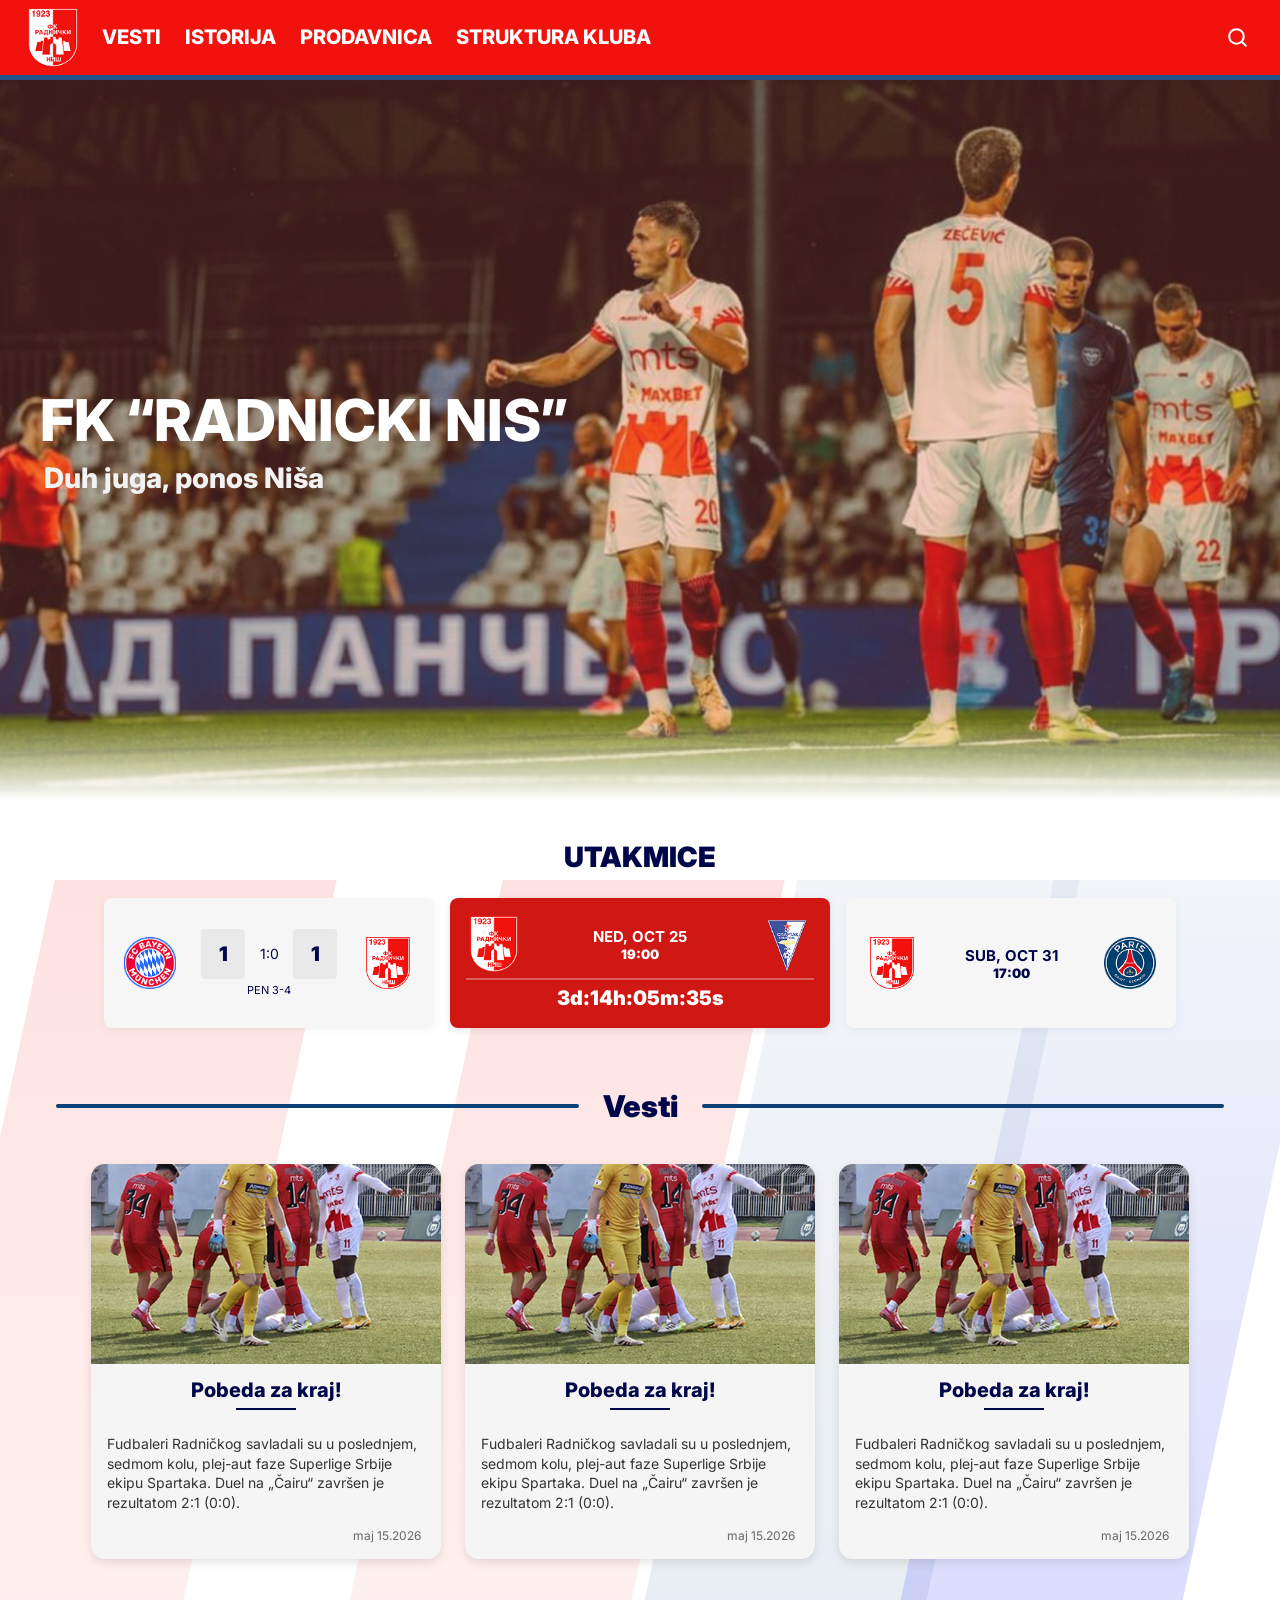
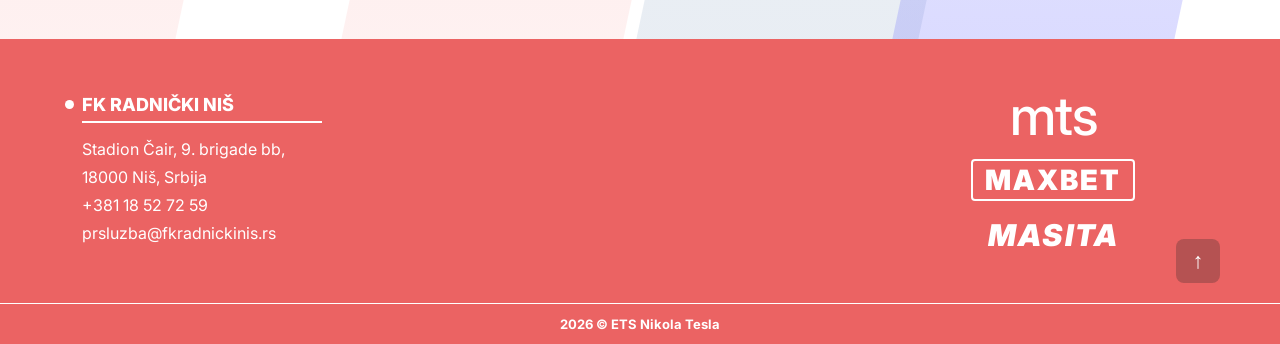
<file: index.html>
<!doctype html>
<html lang="en">
  <head>
    <meta charset="UTF-8" />
    <meta http-equiv="X-UA-Compatible" content="IE=edge" />
    <meta name="viewport" content="width=device-width, initial-scale=1.0" />
    <link rel="stylesheet" href="./pocetna.css" />
    <title>Radnički Niš</title>
  </head>
  <body>
    <div id="navbar">
      <nav>
        <!-- Napomena: pojedine reference/linkovi su ostavljeni prazni dok se ne implementiraju u kodu. Za ovo vreme, stajaće placeholder-i -->
        <a href="./index.html"
          ><img src="./slike/r_logo_boja.png" alt="HTML"
        /></a>
        <!-- Ovaj tag vodi na početnu stranicu -->
        <a href="./vesti.html">VESTI</a>
        <!-- Ovaj tag vodi na sekciju sa vestima -->
        <a href="./istorija.html">ISTORIJA</a>
        <!-- Ovaj tag vodi na sekciju sa istorijom -->
        <a href="./prodavnica.html">PRODAVNICA</a>
        <!-- Ovaj tag vodi na stranicu sa informacijama o prodavnici -->
        <a href="./struktura.html">STRUKTURA KLUBA</a>
        <!-- Ovaj tag vodi na stranicu koja sadrži detaljnije informacije o strukturi kluba -->

        <div class="search-container" id="searchContainer">
          <!-- Ovaj tag predstavlja polje za pretragu -->
          <input
            type="search"
            id="pretraga"
            placeholder="Pretraži..."
            aria-label="Pretraži sajt"
          />

          <button
            type="button"
            id="searchToggle"
            aria-label="Otvori pretragu"
            aria-expanded="false"
          >
            <svg
              viewBox="0 0 24 24"
              width="25"
              height="25"
              fill="none"
              stroke="currentColor"
              stroke-width="2"
              stroke-linecap="round"
            >
              <circle cx="11" cy="11" r="7"></circle>
              <path d="m16 16 4 4"></path>
            </svg>
          </button>
        </div>
      </nav>
    </div>

    <main>
      <div class="pozadina-trake" aria-hidden="true">
        <span class="traka traka-crvena-1"></span>
        <span class="traka traka-crvena-2"></span>
        <span class="traka traka-plava-1"></span>
        <span class="traka traka-plava-2"></span>
      </div>

      <section class="hero" id="pocetna">
        <div class="hero-tekst">
          <h1>FK “RADNICKI NIS”</h1>
          <p class="hero-podnaslov">Duh juga, ponos Niša</p>
        </div>
      </section>

      <section class="utakmice" id="utakmice">
        <h2 class="sekcija-naslov">UTAKMICE</h2>
        <div class="utakmice-red">
          <!-- Prethodna utakmica -->
          <article class="meci meci-sivi">
            <img class="grb" src="./slike/slika_bayern.webp" alt="Protivnik" />
            <div class="rezultat">
              <span class="rez-kutija">1</span>
              <span class="rez-kutija rez-poluvreme">1:0</span>
              <span class="rez-kutija">1</span>
              <small>PEN 3-4</small>
            </div>
            <img class="grb" src="./slike/r_logo_boja.png" alt="Radnički Niš" />
          </article>

          <!-- Naredna utakmica -->
          <article class="meci meci-crveni">
            <div class="meci-glava">
              <img class="grb" src="./slike/r_logo_boja.png" alt="Radnički Niš" />
              <div class="meci-info">
                <strong>NED, OCT 25</strong>
                <span>19:00</span>
              </div>
              <img class="grb" src="./slike/logo-next-match-spartak-subotica_2.webp" alt="Spartak Subotica" />
            </div>
            <div
              class="odbrojavanje"
              id="odbrojavanje"
              data-kickoff="2026-10-25T19:00:00"
            >
              3d:14h:05m:35s
            </div>
          </article>

          <!-- Sledeća utakmica -->
          <article class="meci meci-sivi">
            <img class="grb" src="./slike/r_logo_boja.png" alt="Radnički Niš" />
            <div class="meci-info meci-info-tamno">
              <strong>SUB, OCT 31</strong>
              <span>17:00</span>
            </div>
            <img class="grb" src="./slike/slika_psg.webp" alt="Protivnik" />
          </article>
        </div>
      </section>

      <section class="vesti" id="vesti">
        <h2 class="sekcija-naslov sekcija-linija"><span>Vesti</span></h2>
        <div class="vesti-red">
          <article class="vest">
            <img src="./slike/background_2.webp" alt="Vest 1" />
            <div class="vest-telo">
              <h3>Pobeda za kraj!</h3>
              <p>
                Fudbaleri Radničkog savladali su u poslednjem, sedmom kolu,
                plej-aut faze Superlige Srbije ekipu Spartaka. Duel na „Čairu“
                završen je rezultatom 2:1 (0:0).
              </p>
              <time datetime="2026-05-15">maj 15.2026</time>
            </div>
          </article>
          <article class="vest">
            <img src="./slike/background_2.webp" alt="Vest 2" />
            <div class="vest-telo">
              <h3>Pobeda za kraj!</h3>
              <p>
                Fudbaleri Radničkog savladali su u poslednjem, sedmom kolu,
                plej-aut faze Superlige Srbije ekipu Spartaka. Duel na „Čairu“
                završen je rezultatom 2:1 (0:0).
              </p>
              <time datetime="2026-05-15">maj 15.2026</time>
            </div>
          </article>
          <article class="vest">
            <img src="./slike/background_2.webp" alt="Vest 3" />
            <div class="vest-telo">
              <h3>Pobeda za kraj!</h3>
              <p>
                Fudbaleri Radničkog savladali su u poslednjem, sedmom kolu,
                plej-aut faze Superlige Srbije ekipu Spartaka. Duel na „Čairu“
                završen je rezultatom 2:1 (0:0).
              </p>
              <time datetime="2026-05-15">maj 15.2026</time>
            </div>
          </article>
        </div>
      </section>

      <section id="istorija" class="istorija-placeholder"></section>
    </main>
    <!-- Futer -->
    <footer class="glavni-futer">
      <div class="futer-sadrzaj">
        <div class="futer-info">
          <h4><span class="futer-tacka"></span> FK RADNIČKI NIŠ</h4>
          <div class="futer-linija"></div>
          <p>Stadion Čair, 9. brigade bb,</p>
          <p>18000 Niš, Srbija</p>
          <p>+381 18 52 72 59</p>
          <p>prsluzba@fkradnickinis.rs</p>
        </div>

        <div class="futer-sponzori">
          <span class="sponzor-mts">mts</span>
          <span class="sponzor-maxbet">MAXBET</span>
          <span class="sponzor-masita">MASITA</span>
        </div>

        <button
          type="button"
          id="nazadNaVrh"
          class="futer-vrh-btn"
          title="Nazad na vrh"
          aria-label="Nazad na vrh"
        >
          &#8593;
        </button>
      </div>

      <div class="futer-dno">
        <p>2026 &copy; ETS Nikola Tesla</p>
      </div>
    </footer>

    <script src="./script.js"></script>
  </body>
</html>
</file>
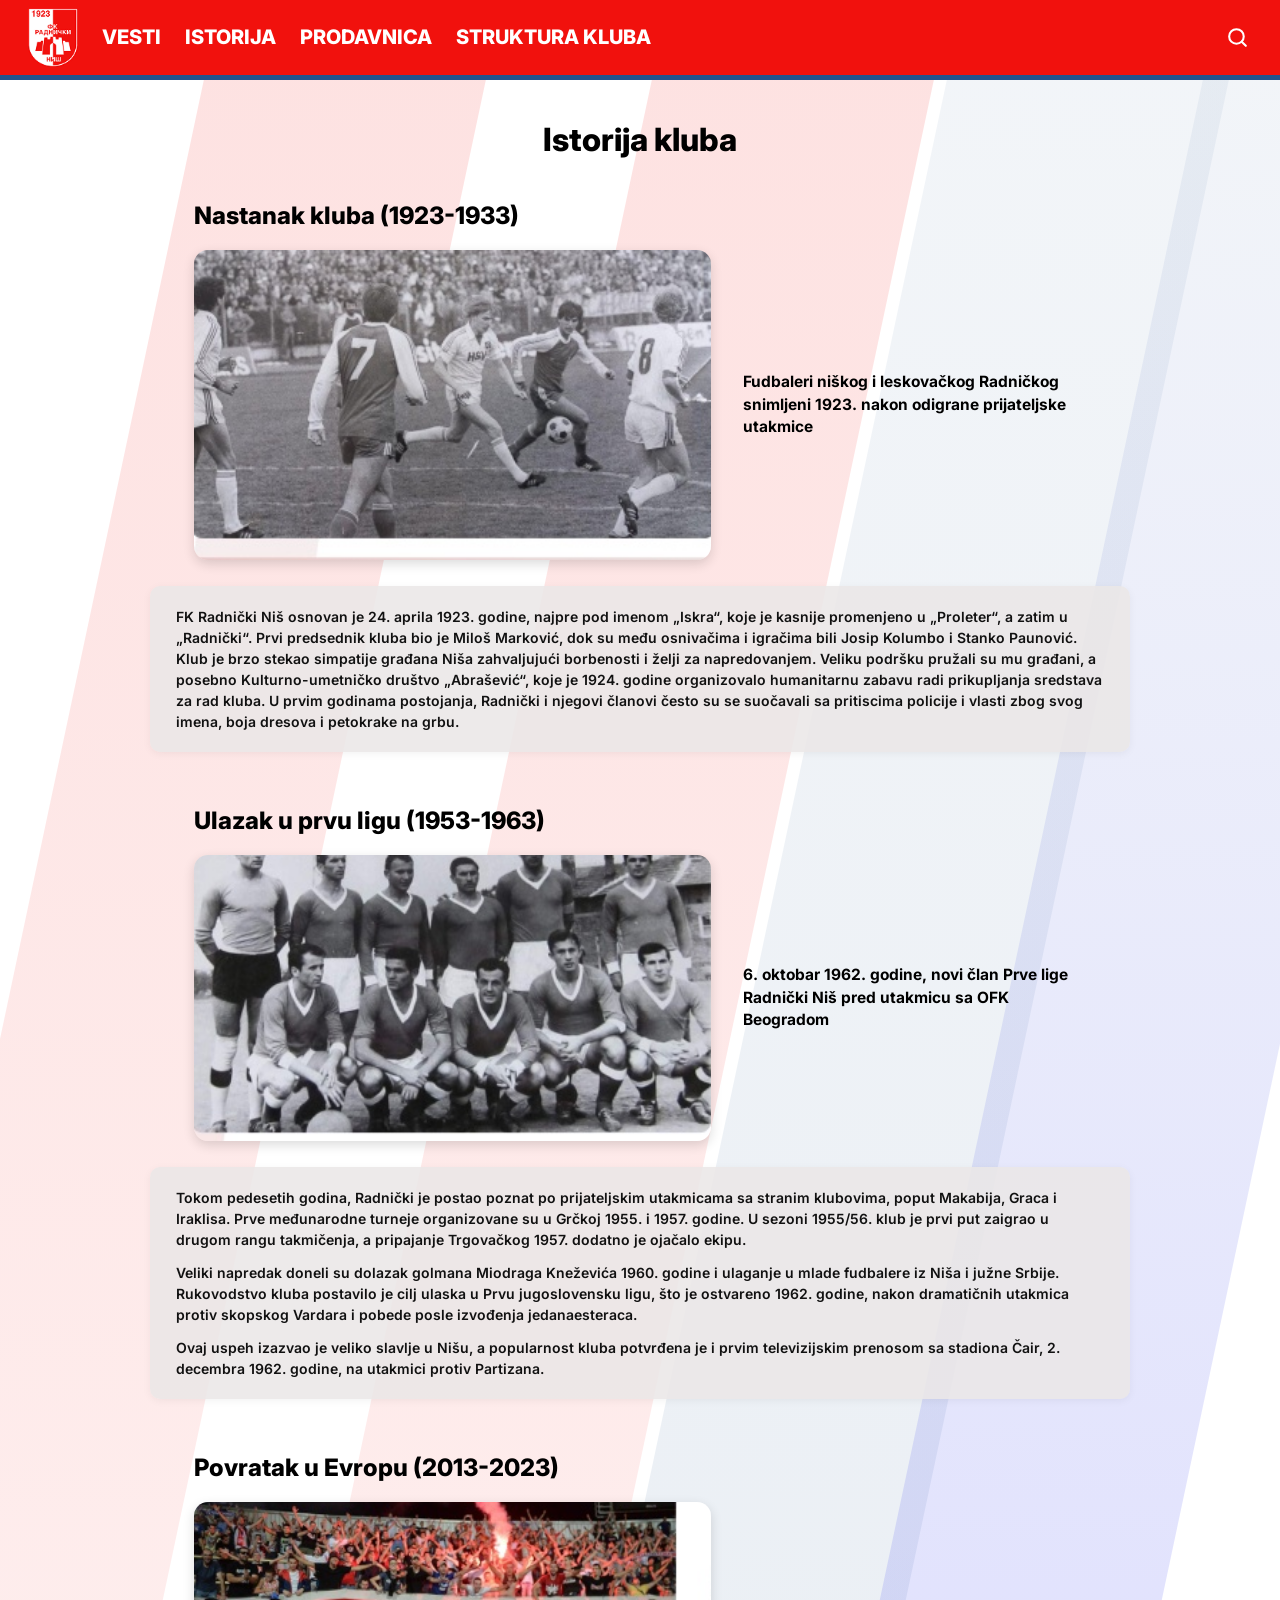
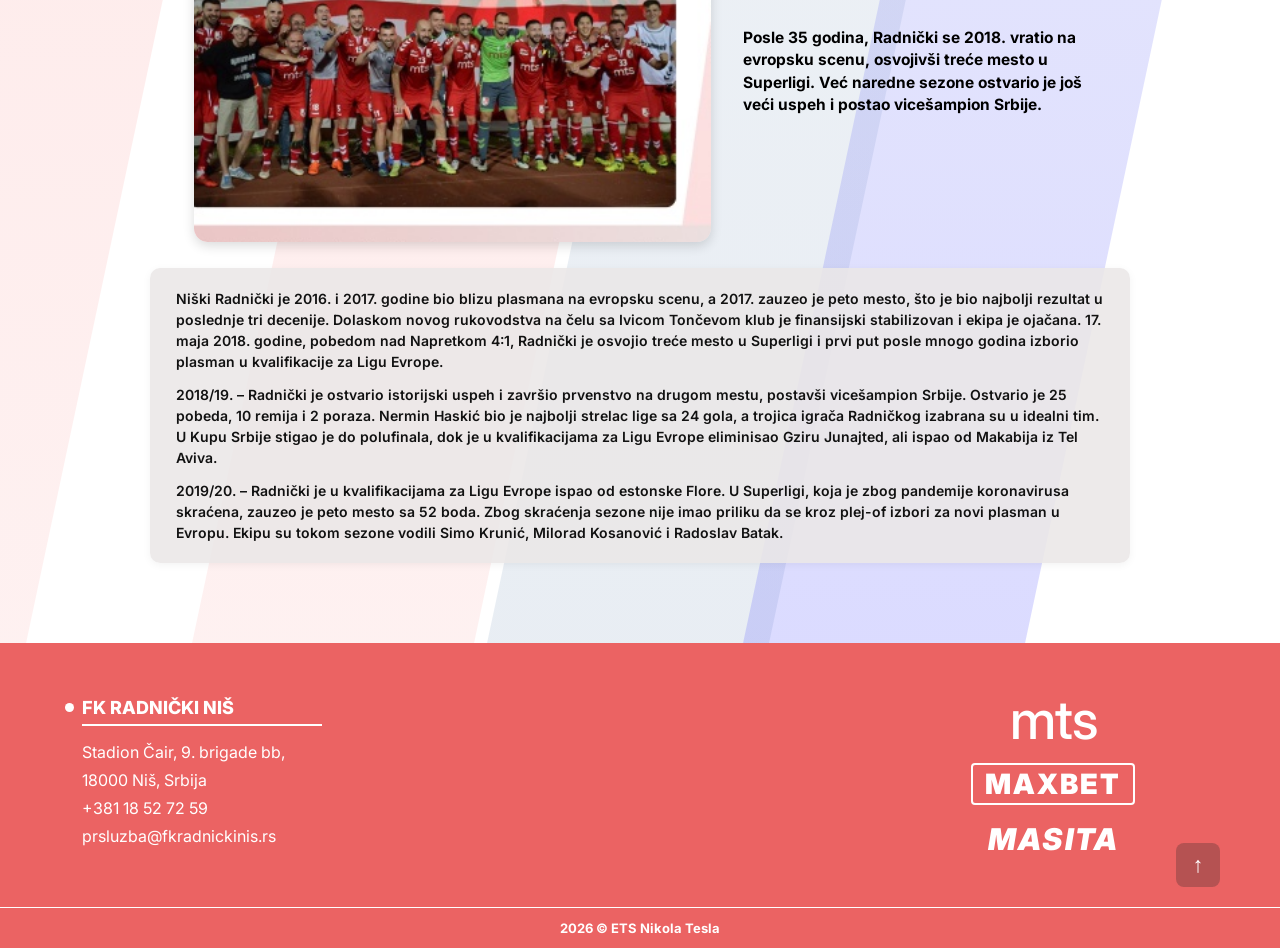
<file: istorija.html>
<!doctype html>
<html lang="sr">
  <head>
    <meta charset="UTF-8" />
    <meta http-equiv="X-UA-Compatible" content="IE=edge" />
    <meta name="viewport" content="width=device-width, initial-scale=1.0" />
    <link rel="stylesheet" href="./pocetna.css" />
    <title>Istorija kluba - Radnički Niš</title>
  </head>
  <body>
    <div id="navbar">
      <nav>
        <a href="./index.html"
          ><img src="./slike/r_logo_boja.png" alt="FK Radnički Niš"
        /></a>
        <a href="./vesti.html">VESTI</a>
        <a href="./istorija.html">ISTORIJA</a>
        <a href="./prodavnica.html">PRODAVNICA</a>
        <a href="./struktura.html">STRUKTURA KLUBA</a>

        <div class="search-container" id="searchContainer">
          <input
            type="search"
            id="pretraga"
            placeholder="Pretraži..."
            aria-label="Pretraži sajt"
          />

          <button
            type="button"
            id="searchToggle"
            aria-label="Otvori pretragu"
            aria-expanded="false"
          >
            <svg
              viewBox="0 0 24 24"
              width="25"
              height="25"
              fill="none"
              stroke="currentColor"
              stroke-width="2"
              stroke-linecap="round"
            >
              <circle cx="11" cy="11" r="7"></circle>
              <path d="m16 16 4 4"></path>
            </svg>
          </button>
        </div>
      </nav>
    </div>

    <main class="istorija-stranica">
      <div class="pozadina-trake pozadina-trake-vesti" aria-hidden="true">
        <span class="traka traka-crvena-1"></span>
        <span class="traka traka-crvena-2"></span>
        <span class="traka traka-plava-1"></span>
        <span class="traka traka-plava-2"></span>
      </div>

      <div class="istorija-sadrzaj">
        <h1 class="istorija-glavni-naslov">Istorija kluba</h1>

        <!-- Era 1: Nastanak kluba (1923-1933) -->
        <section class="istorija-blok">
          <h2>Nastanak kluba (1923-1933)</h2>
          <div class="istorija-gornji-red">
            <div class="istorija-slika">
              <img
                src="./slike/istorija_1923.png"
                alt="Fudbaleri niškog i leskovačkog Radničkog snimljeni 1923."
              />
            </div>
            <p class="istorija-opis-slike">
              Fudbaleri niškog i leskovačkog Radničkog snimljeni 1923. nakon
              odigrane prijateljske utakmice
            </p>
          </div>
          <div class="istorija-tekst-kartica">
            <p>
              FK Radnički Niš osnovan je 24. aprila 1923. godine, najpre pod
              imenom „Iskra“, koje je kasnije promenjeno u „Proleter“, a zatim u
              „Radnički“. Prvi predsednik kluba bio je Miloš Marković, dok su
              među osnivačima i igračima bili Josip Kolumbo i Stanko Paunović.
              Klub je brzo stekao simpatije građana Niša zahvaljujući
              borbenosti i želji za napredovanjem. Veliku podršku pružali su mu
              građani, a posebno Kulturno-umetničko društvo „Abrašević“, koje je
              1924. godine organizovalo humanitarnu zabavu radi prikupljanja
              sredstava za rad kluba. U prvim godinama postojanja, Radnički i
              njegovi članovi često su se suočavali sa pritiscima policije i
              vlasti zbog svog imena, boja dresova i petokrake na grbu.
            </p>
          </div>
        </section>

        <!-- Era 2: Ulazak u prvu ligu (1953-1963) -->
        <section class="istorija-blok">
          <h2>Ulazak u prvu ligu (1953-1963)</h2>
          <div class="istorija-gornji-red">
            <div class="istorija-slika">
              <img
                src="./slike/istorija_1962.png"
                alt="6. oktobar 1962. godine, novi član Prve lige Radnički Niš pred utakmicu sa OFK Beogradom"
              />
            </div>
            <p class="istorija-opis-slike">
              6. oktobar 1962. godine, novi član Prve lige Radnički Niš pred
              utakmicu sa OFK Beogradom
            </p>
          </div>
          <div class="istorija-tekst-kartica">
            <p>
              Tokom pedesetih godina, Radnički je postao poznat po prijateljskim
              utakmicama sa stranim klubovima, poput Makabija, Graca i Iraklisa.
              Prve međunarodne turneje organizovane su u Grčkoj 1955. i 1957.
              godine. U sezoni 1955/56. klub je prvi put zaigrao u drugom rangu
              takmičenja, a pripajanje Trgovačkog 1957. dodatno je ojačalo
              ekipu.
            </p>
            <p>
              Veliki napredak doneli su dolazak golmana Miodraga Kneževića 1960.
              godine i ulaganje u mlade fudbalere iz Niša i južne Srbije.
              Rukovodstvo kluba postavilo je cilj ulaska u Prvu jugoslovensku
              ligu, što je ostvareno 1962. godine, nakon dramatičnih utakmica
              protiv skopskog Vardara i pobede posle izvođenja jedanaesteraca.
            </p>
            <p>
              Ovaj uspeh izazvao je veliko slavlje u Nišu, a popularnost kluba
              potvrđena je i prvim televizijskim prenosom sa stadiona Čair, 2.
              decembra 1962. godine, na utakmici protiv Partizana.
            </p>
          </div>
        </section>

        <!-- Era 3: Povratak u Evropu (2013-2023) -->
        <section class="istorija-blok">
          <h2>Povratak u Evropu (2013-2023)</h2>
          <div class="istorija-gornji-red">
            <div class="istorija-slika">
              <img
                src="./slike/istorija_2018.png"
                alt="Povratak Radničkog na evropsku scenu 2018. godine"
              />
            </div>
            <p class="istorija-opis-slike">
              Posle 35 godina, Radnički se 2018. vratio na evropsku scenu,
              osvojivši treće mesto u Superligi. Već naredne sezone ostvario je
              još veći uspeh i postao vicešampion Srbije.
            </p>
          </div>
          <div class="istorija-tekst-kartica">
            <p>
              Niški Radnički je 2016. i 2017. godine bio blizu plasmana na
              evropsku scenu, a 2017. zauzeo je peto mesto, što je bio najbolji
              rezultat u poslednje tri decenije. Dolaskom novog rukovodstva na
              čelu sa Ivicom Tončevom klub je finansijski stabilizovan i ekipa
              je ojačana. 17. maja 2018. godine, pobedom nad Napretkom 4:1,
              Radnički je osvojio treće mesto u Superligi i prvi put posle mnogo
              godina izborio plasman u kvalifikacije za Ligu Evrope.
            </p>
            <p>
              2018/19. – Radnički je ostvario istorijski uspeh i završio
              prvenstvo na drugom mestu, postavši vicešampion Srbije. Ostvario
              je 25 pobeda, 10 remija i 2 poraza. Nermin Haskić bio je najbolji
              strelac lige sa 24 gola, a trojica igrača Radničkog izabrana su u
              idealni tim. U Kupu Srbije stigao je do polufinala, dok je u
              kvalifikacijama za Ligu Evrope eliminisao Gziru Junajted, ali
              ispao od Makabija iz Tel Aviva.
            </p>
            <p>
              2019/20. – Radnički je u kvalifikacijama za Ligu Evrope ispao od
              estonske Flore. U Superligi, koja je zbog pandemije koronavirusa
              skraćena, zauzeo je peto mesto sa 52 boda. Zbog skraćenja sezone
              nije imao priliku da se kroz plej-of izbori za novi plasman u
              Evropu. Ekipu su tokom sezone vodili Simo Krunić, Milorad
              Kosanović i Radoslav Batak.
            </p>
          </div>
        </section>
      </div>
    </main>

    <!-- Futer -->
    <footer class="glavni-futer">
      <div class="futer-sadrzaj">
        <div class="futer-info">
          <h4><span class="futer-tacka"></span> FK RADNIČKI NIŠ</h4>
          <div class="futer-linija"></div>
          <p>Stadion Čair, 9. brigade bb,</p>
          <p>18000 Niš, Srbija</p>
          <p>+381 18 52 72 59</p>
          <p>prsluzba@fkradnickinis.rs</p>
        </div>

        <div class="futer-sponzori">
          <span class="sponzor-mts">mts</span>
          <span class="sponzor-maxbet">MAXBET</span>
          <span class="sponzor-masita">MASITA</span>
        </div>

        <button
          type="button"
          id="nazadNaVrh"
          class="futer-vrh-btn"
          title="Nazad na vrh"
          aria-label="Nazad na vrh"
        >
          &#8593;
        </button>
      </div>

      <div class="futer-dno">
        <p>2026 &copy; ETS Nikola Tesla</p>
      </div>
    </footer>

    <script src="./script.js"></script>
  </body>
</html>
</file>
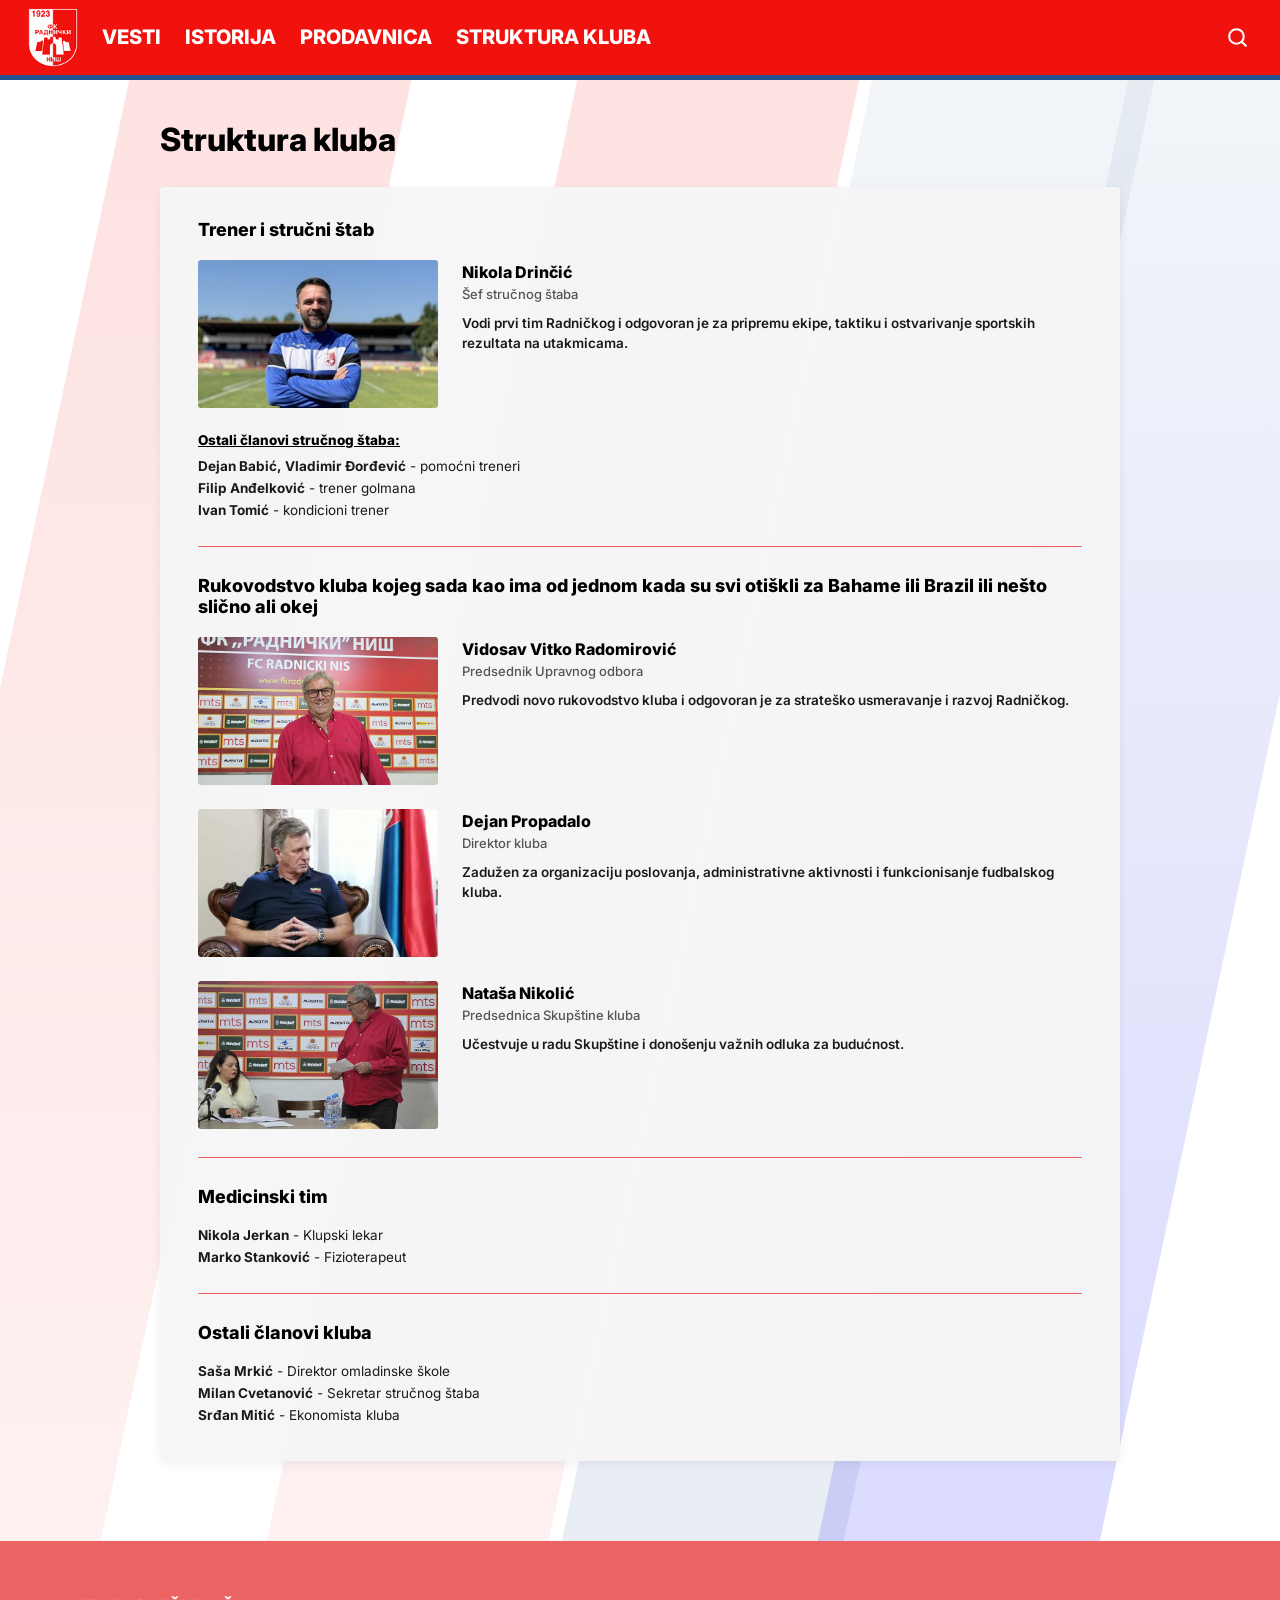
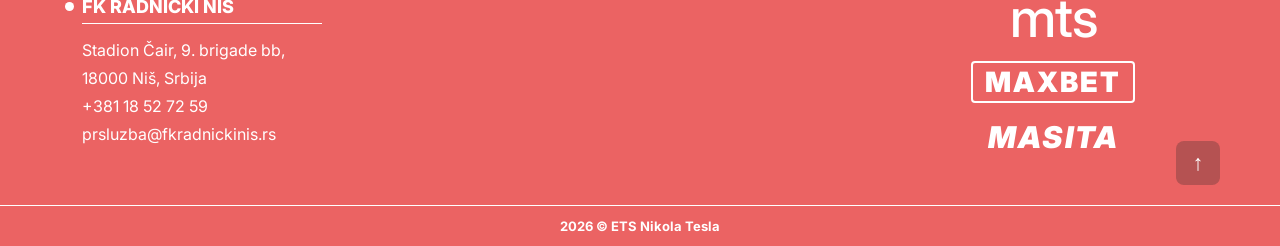
<file: struktura.html>
<!doctype html>
<html lang="sr">
  <head>
    <meta charset="UTF-8" />
    <meta http-equiv="X-UA-Compatible" content="IE=edge" />
    <meta name="viewport" content="width=device-width, initial-scale=1.0" />
    <link rel="stylesheet" href="./pocetna.css" />
    <title>Struktura kluba - Radnički Niš</title>
  </head>
  <body>
    <div id="navbar">
      <nav>
        <a href="./index.html"
          ><img src="./slike/r_logo_boja.png" alt="FK Radnički Niš"
        /></a>
        <a href="./vesti.html">VESTI</a>
        <a href="./istorija.html">ISTORIJA</a>
        <a href="./prodavnica.html">PRODAVNICA</a>
        <a href="./struktura.html">STRUKTURA KLUBA</a>

        <div class="search-container" id="searchContainer">
          <input
            type="search"
            id="pretraga"
            placeholder="Pretraži..."
            aria-label="Pretraži sajt"
          />
          <button
            type="button"
            id="searchToggle"
            aria-label="Otvori pretragu"
            aria-expanded="false"
          >
            <svg
              viewBox="0 0 24 24"
              width="25"
              height="25"
              fill="none"
              stroke="currentColor"
              stroke-width="2"
              stroke-linecap="round"
            >
              <circle cx="11" cy="11" r="7"></circle>
              <path d="m16 16 4 4"></path>
            </svg>
          </button>
        </div>
      </nav>
    </div>

    <main class="struktura-stranica">
      <div class="pozadina-trake pozadina-trake-vesti" aria-hidden="true">
        <span class="traka traka-crvena-1"></span>
        <span class="traka traka-crvena-2"></span>
        <span class="traka traka-plava-1"></span>
        <span class="traka traka-plava-2"></span>
      </div>

      <div class="struktura-sadrzaj">
        <h1 class="struktura-glavni-naslov">Struktura kluba</h1>

        <div class="struktura-kartica">
          <!-- Trener i stručni štab -->
          <section class="struktura-sekcija">
            <h2>Trener i stručni štab</h2>

            <div class="osoba-red">
              <img
                src="./slike/strucni_stab/Rectangle 142.png"
                alt="Nikola Drinčić"
                class="osoba-slika"
              />
              <div class="osoba-info">
                <h3>Nikola Drinčić</h3>
                <p class="osoba-uloga">Šef stručnog štaba</p>
                <p class="osoba-opis">
                  Vodi prvi tim Radničkog i odgovoran je za pripremu ekipe,
                  taktiku i ostvarivanje sportskih rezultata na utakmicama.
                </p>
              </div>
            </div>

            <div class="lista-grupa">
              <h4>Ostali članovi stručnog štaba:</h4>
              <p><strong>Dejan Babić, Vladimir Đorđević</strong> - pomoćni treneri</p>
              <p><strong>Filip Anđelković</strong> - trener golmana</p>
              <p><strong>Ivan Tomić</strong> - kondicioni trener</p>
            </div>
          </section>

          <hr class="struktura-razdelnik" />

          <!-- Rukovodstvo kluba -->
          <section class="struktura-sekcija">
            <h2>Rukovodstvo kluba kojeg sada kao ima od jednom kada su svi otiškli za Bahame ili Brazil ili nešto slično ali okej</h2>

            <div class="osoba-red">
              <img
                src="./slike/strucni_stab/Rectangle 145.png"
                alt="Vidosav Vitko Radomirović"
                class="osoba-slika"
              />
              <div class="osoba-info">
                <h3>Vidosav Vitko Radomirović</h3>
                <p class="osoba-uloga">Predsednik Upravnog odbora</p>
                <p class="osoba-opis">
                  Predvodi novo rukovodstvo kluba i odgovoran je za strateško
                  usmeravanje i razvoj Radničkog.
                </p>
              </div>
            </div>

            <div class="osoba-red">
              <img
                src="./slike/strucni_stab/Rectangle 146.png"
                alt="Dejan Propadalo"
                class="osoba-slika"
              />
              <div class="osoba-info">
                <h3>Dejan Propadalo</h3>
                <p class="osoba-uloga">Direktor kluba</p>
                <p class="osoba-opis">
                  Zadužen za organizaciju poslovanja, administrativne aktivnosti i
                  funkcionisanje fudbalskog kluba.
                </p>
              </div>
            </div>

            <div class="osoba-red">
              <img
                src="./slike/strucni_stab/Rectangle 147.png"
                alt="Nataša Nikolić"
                class="osoba-slika"
              />
              <div class="osoba-info">
                <h3>Nataša Nikolić</h3>
                <p class="osoba-uloga">Predsednica Skupštine kluba</p>
                <p class="osoba-opis">
                  Učestvuje u radu Skupštine i donošenju važnih odluka za
                  budućnost.
                </p>
              </div>
            </div>
          </section>

          <hr class="struktura-razdelnik" />

          <!-- Medicinski tim -->
          <section class="struktura-sekcija">
            <h2>Medicinski tim</h2>
            <div class="lista-grupa lista-grupa-bez-naslova">
              <p><strong>Nikola Jerkan</strong> - Klupski lekar</p>
              <p><strong>Marko Stanković</strong> - Fizioterapeut</p>
            </div>
          </section>

          <hr class="struktura-razdelnik" />

          <!-- Ostali članovi kluba -->
          <section class="struktura-sekcija">
            <h2>Ostali članovi kluba</h2>
            <div class="lista-grupa lista-grupa-bez-naslova">
              <p><strong>Saša Mrkić</strong> - Direktor omladinske škole</p>
              <p><strong>Milan Cvetanović</strong> - Sekretar stručnog štaba</p>
              <p><strong>Srđan Mitić</strong> - Ekonomista kluba</p>
            </div>
          </section>
        </div>
      </div>
    </main>

    <footer class="glavni-futer">
      <div class="futer-sadrzaj">
        <div class="futer-info">
          <h4><span class="futer-tacka"></span> FK RADNIČKI NIŠ</h4>
          <div class="futer-linija"></div>
          <p>Stadion Čair, 9. brigade bb,</p>
          <p>18000 Niš, Srbija</p>
          <p>+381 18 52 72 59</p>
          <p>prsluzba@fkradnickinis.rs</p>
        </div>

        <div class="futer-sponzori">
          <span class="sponzor-mts">mts</span>
          <span class="sponzor-maxbet">MAXBET</span>
          <span class="sponzor-masita">MASITA</span>
        </div>

        <button
          type="button"
          id="nazadNaVrh"
          class="futer-vrh-btn"
          title="Nazad na vrh"
          aria-label="Nazad na vrh"
        >
          &#8593;
        </button>
      </div>

      <div class="futer-dno">
        <p>2026 &copy; ETS Nikola Tesla</p>
      </div>
    </footer>

    <script src="./script.js"></script>
  </body>
</html>
</file>
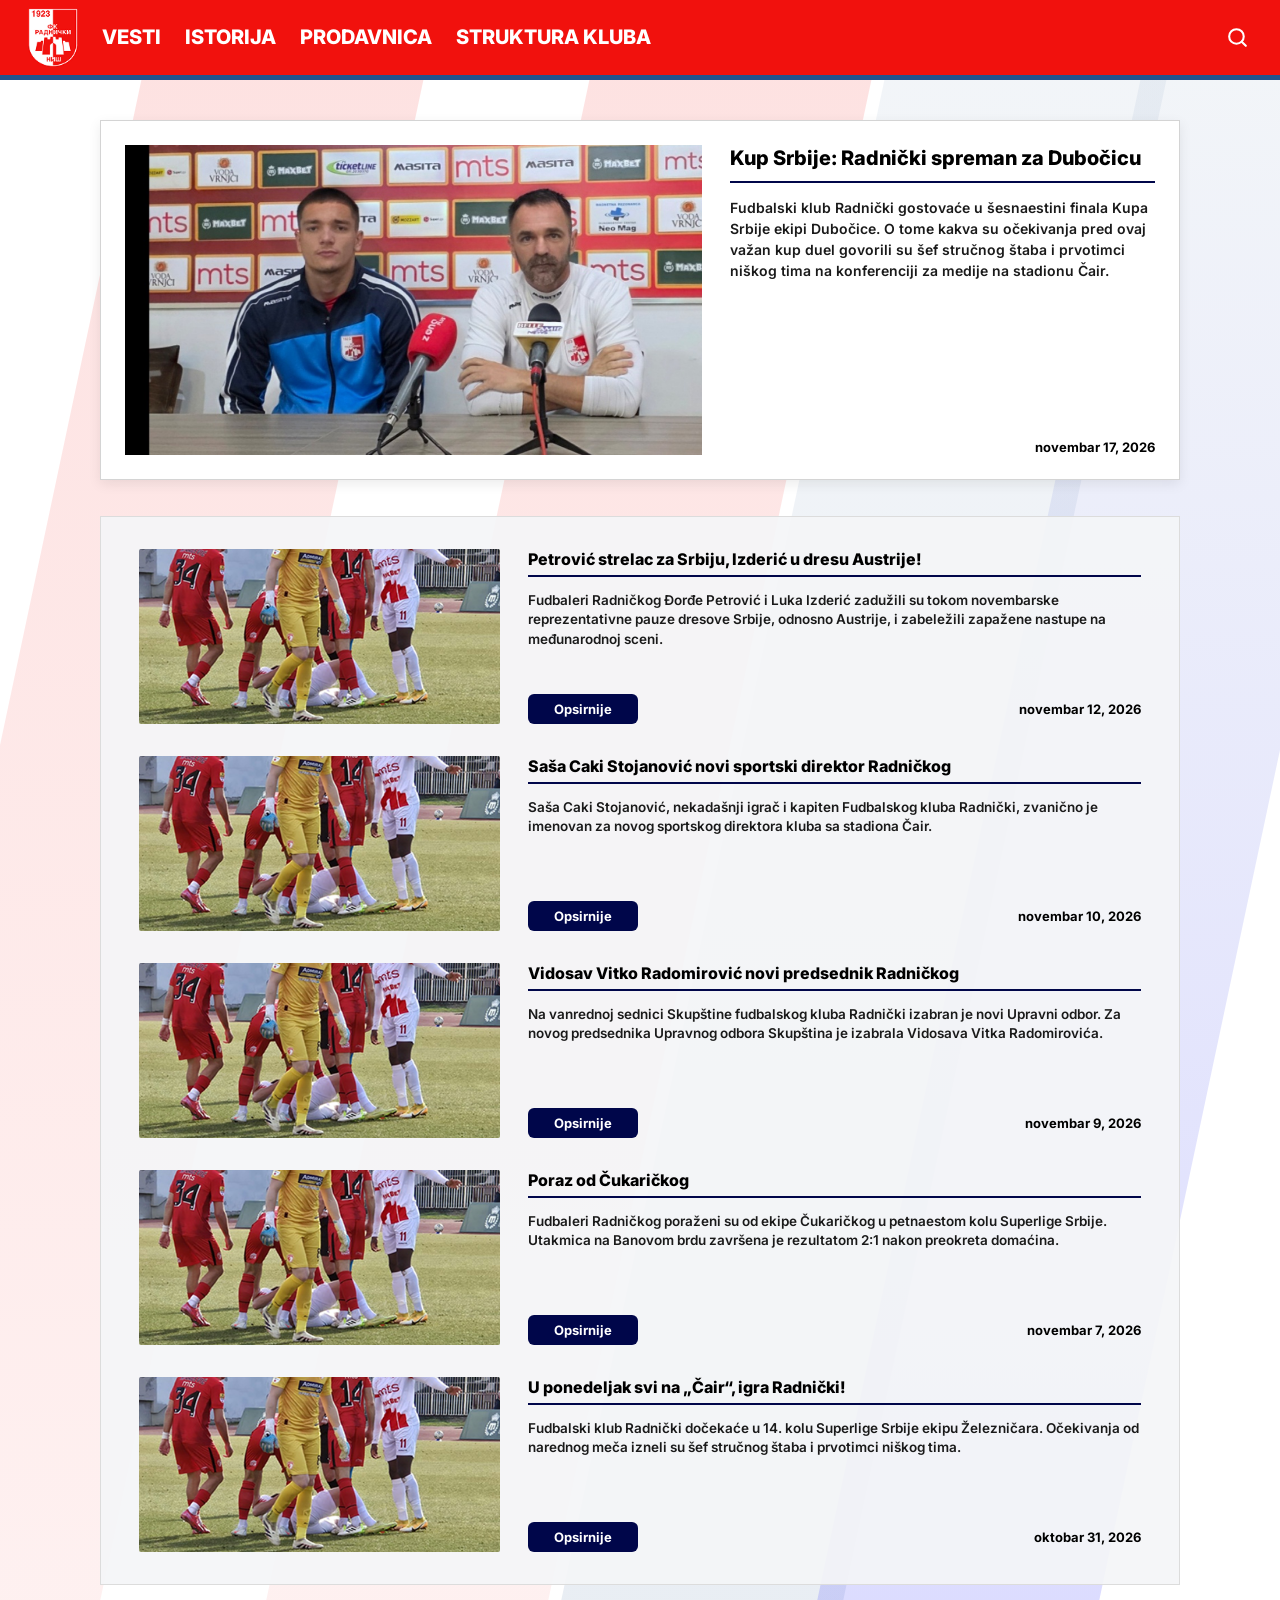
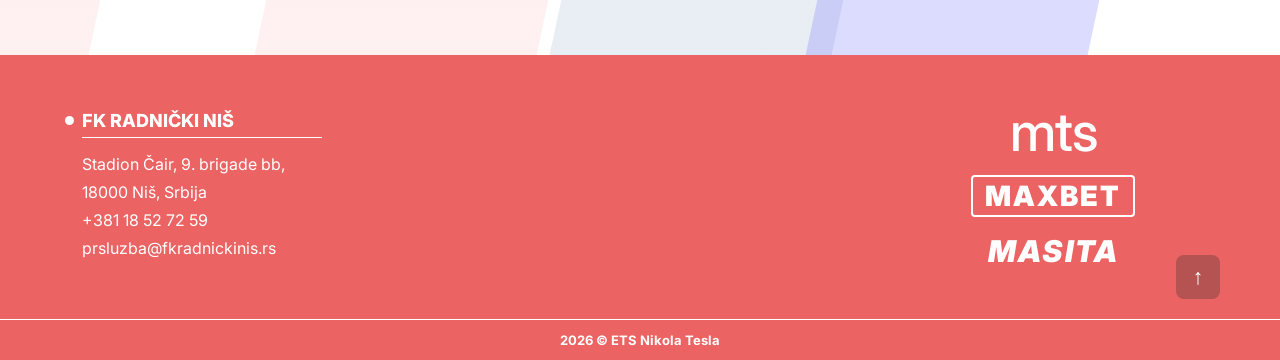
<file: vesti.html>
<!doctype html>
<html lang="sr">
  <head>
    <meta charset="UTF-8" />
    <meta http-equiv="X-UA-Compatible" content="IE=edge" />
    <meta name="viewport" content="width=device-width, initial-scale=1.0" />
    <link rel="stylesheet" href="./pocetna.css" />
    <title>Vesti - Radnički Niš</title>
  </head>
  <body>
    <div id="navbar">
      <nav>
        <a href="./index.html"
          ><img src="./slike/r_logo_boja.png" alt="FK Radnički Niš"
        /></a>
        <a href="./vesti.html">VESTI</a>
        <a href="./istorija.html">ISTORIJA</a>
        <a href="./prodavnica.html">PRODAVNICA</a>
        <a href="./struktura.html">STRUKTURA KLUBA</a>

        <div class="search-container" id="searchContainer">
          <input
            type="search"
            id="pretraga"
            placeholder="Pretraži..."
            aria-label="Pretraži sajt"
          />

          <button
            type="button"
            id="searchToggle"
            aria-label="Otvori pretragu"
            aria-expanded="false"
          >
            <svg
              viewBox="0 0 24 24"
              width="25"
              height="25"
              fill="none"
              stroke="currentColor"
              stroke-width="2"
              stroke-linecap="round"
            >
              <circle cx="11" cy="11" r="7"></circle>
              <path d="m16 16 4 4"></path>
            </svg>
          </button>
        </div>
      </nav>
    </div>

    <main class="vesti-stranica">
      <div class="pozadina-trake pozadina-trake-vesti" aria-hidden="true">
        <span class="traka traka-crvena-1"></span>
        <span class="traka traka-crvena-2"></span>
        <span class="traka traka-plava-1"></span>
        <span class="traka traka-plava-2"></span>
      </div>

      <div class="vesti-stranica-sadrzaj">
        <!-- Istaknuta najnovija vest -->
        <article class="istaknuta-vest">
          <div class="istaknuta-vest-slika">
            <img
              src="./slike/vest_glavna.png"
              alt="Kup Srbije: Radnički spreman za Dubočicu"
            />
          </div>
          <div class="istaknuta-vest-tekst">
            <div>
              <h2>Kup Srbije: Radnički spreman za Dubočicu</h2>
              <div class="vest-linija"></div>
              <p>
                Fudbalski klub Radnički gostovaće u šesnaestini finala Kupa
                Srbije ekipi Dubočice. O tome kakva su očekivanja pred ovaj
                važan kup duel govorili su šef stručnog štaba i prvotimci
                niškog tima na konferenciji za medije na stadionu Čair.
              </p>
            </div>
            <time datetime="2026-11-17">novembar 17, 2026</time>
          </div>
        </article>

        <!-- Lista ostalih vesti -->
        <section class="vesti-lista-okvir">
          <article class="vest-stavka">
            <div class="vest-stavka-slika">
              <img
                src="./slike/background_2.webp"
                alt="Petrović strelac za Srbiju, Izderić u dresu Austrije!"
              />
            </div>
            <div class="vest-stavka-tekst">
              <div>
                <h3>Petrović strelac za Srbiju, Izderić u dresu Austrije!</h3>
                <div class="vest-linija"></div>
                <p>
                  Fudbaleri Radničkog Đorđe Petrović i Luka Izderić zadužili su
                  tokom novembarske reprezentativne pauze dresove Srbije,
                  odnosno Austrije, i zabeležili zapažene nastupe na
                  međunarodnoj sceni.
                </p>
              </div>
              <div class="vest-stavka-dno">
                <a href="#" class="btn-opsirnije">Opsirnije</a>
                <time datetime="2026-11-12">novembar 12, 2026</time>
              </div>
            </div>
          </article>

          <article class="vest-stavka">
            <div class="vest-stavka-slika">
              <img
                src="./slike/background_2.webp"
                alt="Saša Caki Stojanović novi sportski direktor Radničkog"
              />
            </div>
            <div class="vest-stavka-tekst">
              <div>
                <h3>Saša Caki Stojanović novi sportski direktor Radničkog</h3>
                <div class="vest-linija"></div>
                <p>
                  Saša Caki Stojanović, nekadašnji igrač i kapiten Fudbalskog
                  kluba Radnički, zvanično je imenovan za novog sportskog
                  direktora kluba sa stadiona Čair.
                </p>
              </div>
              <div class="vest-stavka-dno">
                <a href="#" class="btn-opsirnije">Opsirnije</a>
                <time datetime="2026-11-10">novembar 10, 2026</time>
              </div>
            </div>
          </article>

          <article class="vest-stavka">
            <div class="vest-stavka-slika">
              <img
                src="./slike/background_2.webp"
                alt="Vidosav Vitko Radomirović novi predsednik Radničkog"
              />
            </div>
            <div class="vest-stavka-tekst">
              <div>
                <h3>Vidosav Vitko Radomirović novi predsednik Radničkog</h3>
                <div class="vest-linija"></div>
                <p>
                  Na vanrednoj sednici Skupštine fudbalskog kluba Radnički
                  izabran je novi Upravni odbor. Za novog predsednika Upravnog
                  odbora Skupština je izabrala Vidosava Vitka Radomirovića.
                </p>
              </div>
              <div class="vest-stavka-dno">
                <a href="#" class="btn-opsirnije">Opsirnije</a>
                <time datetime="2026-11-09">novembar 9, 2026</time>
              </div>
            </div>
          </article>

          <article class="vest-stavka">
            <div class="vest-stavka-slika">
              <img
                src="./slike/background_2.webp"
                alt="Poraz od Čukaričkog"
              />
            </div>
            <div class="vest-stavka-tekst">
              <div>
                <h3>Poraz od Čukaričkog</h3>
                <div class="vest-linija"></div>
                <p>
                  Fudbaleri Radničkog poraženi su od ekipe Čukaričkog u
                  petnaestom kolu Superlige Srbije. Utakmica na Banovom brdu
                  završena je rezultatom 2:1 nakon preokreta domaćina.
                </p>
              </div>
              <div class="vest-stavka-dno">
                <a href="#" class="btn-opsirnije">Opsirnije</a>
                <time datetime="2026-11-07">novembar 7, 2026</time>
              </div>
            </div>
          </article>

          <article class="vest-stavka">
            <div class="vest-stavka-slika">
              <img
                src="./slike/background_2.webp"
                alt="U ponedeljak svi na Čair, igra Radnički!"
              />
            </div>
            <div class="vest-stavka-tekst">
              <div>
                <h3>U ponedeljak svi na „Čair“, igra Radnički!</h3>
                <div class="vest-linija"></div>
                <p>
                  Fudbalski klub Radnički dočekaće u 14. kolu Superlige Srbije
                  ekipu Železničara. Očekivanja od narednog meča izneli su šef
                  stručnog štaba i prvotimci niškog tima.
                </p>
              </div>
              <div class="vest-stavka-dno">
                <a href="#" class="btn-opsirnije">Opsirnije</a>
                <time datetime="2026-10-31">oktobar 31, 2026</time>
              </div>
            </div>
          </article>
        </section>
      </div>
    </main>

    <!-- Futer -->
    <footer class="glavni-futer">
      <div class="futer-sadrzaj">
        <div class="futer-info">
          <h4><span class="futer-tacka"></span> FK RADNIČKI NIŠ</h4>
          <div class="futer-linija"></div>
          <p>Stadion Čair, 9. brigade bb,</p>
          <p>18000 Niš, Srbija</p>
          <p>+381 18 52 72 59</p>
          <p>prsluzba@fkradnickinis.rs</p>
        </div>

        <div class="futer-sponzori">
          <span class="sponzor-mts">mts</span>
          <span class="sponzor-maxbet">MAXBET</span>
          <span class="sponzor-masita">MASITA</span>
        </div>

        <button
          type="button"
          id="nazadNaVrh"
          class="futer-vrh-btn"
          title="Nazad na vrh"
          aria-label="Nazad na vrh"
        >
          &#8593;
        </button>
      </div>

      <div class="futer-dno">
        <p>2026 &copy; ETS Nikola Tesla</p>
      </div>
    </footer>

    <script src="./script.js"></script>
  </body>
</html>
</file>
<file: pocetna.css>
@import url("https://fonts.googleapis.com/css2?family=Cinzel:ital,wght@0,700;1,400;1,700&family=Inter:wght@400;500;700;800;900&display=swap");

body {
  margin: 0;
  padding: 80px 0 0;
  font-family: "Inter", sans-serif;
  color: #000000;
  background: #ffffff;
}

/* NAVBAR SA GLATKIM NESTAJANJEM */
#navbar {
  width: 100%;
  display: flex;
  position: fixed;
  left: 0;
  top: 0;
  z-index: 1000;
  background-color: #f1110d;
  border-bottom: 5px solid #22538d;
  box-sizing: border-box;
  transform: translateY(0);
  transition: transform 0.25s ease, background-color 0.25s ease, border-color 0.25s ease;
}

#navbar.navbar-hidden {
  transform: translateY(-100%);
  pointer-events: none;
}

#navbar.navbar-border-hidden {
  border-bottom-color: transparent;
}

#navbar.navbar-red-hidden {
  background-color: transparent;
}

#navbar nav {
  width: 100%;
  display: flex;
  align-items: center;
  padding: 0 16px;
}

#navbar a {
  display: flex;
  align-items: center;
  justify-content: center;
  padding: 8px 12px;
  color: white;
  text-decoration: none;
  font-size: 20px;
  font-weight: 800;
  white-space: nowrap;
  transition: opacity 0.2s ease;
}

#navbar a:hover {
  opacity: 0.7;
}

#navbar a img {
  display: block;
  width: 50px;
  height: auto;
}

#navbar.navbar-red-hidden a,
#navbar.navbar-red-hidden #pretraga,
#navbar.navbar-red-hidden .search-container {
  opacity: 0;
}

.search-container {
  display: flex;
  align-items: center;
  justify-content: flex-end;
  margin-left: auto;
  margin-right: 8px;
  height: 40px;
  transition: opacity 0.2s ease;
}

#pretraga {
  width: 0;
  height: 34px;
  padding: 0;
  border: none;
  outline: none;
  border-radius: 4px;
  font-size: 15px;
  opacity: 0;
  box-sizing: border-box;
  transition: width 0.25s ease, opacity 0.2s ease, padding 0.25s ease;
}

#searchToggle {
  display: flex;
  align-items: center;
  justify-content: center;
  width: 38px;
  height: 38px;
  padding: 0;
  border: none;
  background: transparent;
  color: white;
  cursor: pointer;
  flex-shrink: 0;
}

#searchToggle:hover {
  opacity: 0.7;
}

.search-container.active #pretraga {
  width: 180px;
  padding: 4px 8px;
  opacity: 1;
  margin-right: 6px;
}

/* GLAVNI SADRŽAJ I HERO SEKCIJA */
main {
  position: relative;
  overflow: hidden;
  background: #ffffff;
}

.hero {
  position: relative;
  height: 80vh;
  min-height: 500px;
  max-height: 800px;
  background:
    linear-gradient(rgba(207, 96, 96, 0.25), rgba(207, 96, 96, 0.25)),
    url("./slike/background_1.webp") center / cover no-repeat;
  display: flex;
  align-items: center;
  z-index: 1;
}

.hero::after {
  content: "";
  position: absolute;
  left: 0;
  right: 0;
  bottom: 0;
  height: 80px;
  background: linear-gradient(to top, #ffffff, rgba(255, 255, 255, 0));
}

.hero-tekst {
  padding: 0 40px;
  position: relative;
  z-index: 2;
}

.hero-tekst h1 {
  margin: 0;
  font-weight: 800;
  font-size: clamp(36px, 4.5vw, 75px);
  color: #ffffff;
}

.hero-podnaslov {
  margin: 6px 0 0 4px;
  font-weight: 800;
  font-size: clamp(20px, 2.2vw, 36px);
  color: #f2f2f2;
}

/* POZADINSKE TRAKE */
.pozadina-trake {
  position: absolute;
  inset: 800px 0 0 0;
  pointer-events: none;
  z-index: 0;
}

.traka {
  position: absolute;
  top: 0;
  height: 100%;
  width: 22%;
  transform: skewX(-12deg);
}

.traka-crvena-1 { left: -2%; background: linear-gradient(to bottom, rgba(241,17,13,0.12), rgba(241,17,13,0.06)); }
.traka-crvena-2 { left: 33%; background: linear-gradient(to bottom, rgba(241,17,13,0.12), rgba(241,17,13,0.06)); }
.traka-plava-1  { left: 56%; background: linear-gradient(to bottom, rgba(34,83,141,0.06), rgba(34,83,141,0.10)); }
.traka-plava-2  { left: 76%; background: linear-gradient(to bottom, rgba(34,83,141,0.06), rgba(76,76,255,0.20)); }

/* SEKCIJA UTAKMICE */
.utakmice {
  position: relative;
  z-index: 2;
  padding: 40px 16px 0;
}

.sekcija-naslov {
  margin: 0;
  font-weight: 900;
  color: #00064a;
  text-align: center;
  font-size: 28px;
}

.utakmice-red {
  display: flex;
  justify-content: center;
  align-items: center;
  gap: 16px;
  margin-top: 24px;
  flex-wrap: wrap;
}

.meci {
  height: 130px;
  box-sizing: border-box;
  display: flex;
  align-items: center;
  justify-content: space-between;
  padding: 0 20px;
  font-weight: 900;
  color: #00064a;
}

.meci-sivi { 
  width: 330px; 
  background: #f6f6f6; 
  border-radius: 8px; 
  box-shadow: 0 2px 8px rgba(0,0,0,0.05);
}

.meci-crveni {
  width: 380px;
  flex-direction: column;
  justify-content: center;
  padding: 10px 16px;
  background: #cf1814;
  border-radius: 8px;
  color: #ffffff;
  height: 130px;
  box-shadow: 0 2px 8px rgba(0,0,0,0.1);
}

.grb { 
  width: 52px; 
  height: 52px; 
  object-fit: contain; 
}

.meci-crveni .grb { 
  width: 56px; 
  height: 56px; 
}

.meci-glava {
  width: 100%;
  display: flex;
  align-items: center;
  justify-content: space-between;
  padding-bottom: 6px;
  border-bottom: 2px solid rgba(255, 255, 255, 0.3);
}

.meci-info { display: flex; flex-direction: column; align-items: center; text-align: center; }
.meci-info strong { font-size: 15px; }
.meci-info span { font-size: 13px; }
.meci-info-tamno strong { font-size: 15px; }
.meci-info-tamno span { font-size: 13px; }

.odbrojavanje { 
  padding-top: 6px; 
  font-size: 20px; 
  font-weight: 900; 
  text-align: center;
}

.rezultat { 
  display: grid; 
  grid-template-columns: repeat(3, 44px); 
  gap: 2px; 
  text-align: center; 
  align-items: center; 
}

.rez-kutija {
  background: #e9e9e9;
  border-radius: 4px;
  height: 50px;
  line-height: 50px;
  font-size: 20px;
  font-weight: 900;
}

.rez-poluvreme { 
  font-size: 14px; 
  font-weight: 400; 
  background: transparent; 
}

.rezultat small { 
  grid-column: 1 / -1; 
  font-weight: 400; 
  font-size: 11px; 
  margin-top: 2px; 
}

/* SEKCIJA VESTI */
.vesti { 
  position: relative; 
  z-index: 2; 
  padding: 60px 16px 80px; 
}

.sekcija-linija { 
  display: flex; 
  align-items: center; 
  gap: 24px; 
  font-size: 30px; 
}

.sekcija-linija::before,
.sekcija-linija::after {
  content: "";
  flex: 1;
  height: 4px;
  border-radius: 2px;
  background: #0c4076;
}

.sekcija-linija::before { margin-left: 40px; }
.sekcija-linija::after  { margin-right: 40px; }

.vesti-red {
  display: flex;
  justify-content: center;
  gap: 24px;
  margin-top: 40px;
  flex-wrap: wrap;
}

.vest {
  width: 350px;
  background: #f5f5f5;
  border-radius: 14px;
  overflow: hidden;
  box-shadow: 0 4px 10px rgba(0, 0, 0, 0.1);
  display: flex;
  flex-direction: column;
  position: relative;
  padding-bottom: 16px;
}

.vest img { 
  display: block; 
  width: 100%; 
  height: 200px; 
  object-fit: cover; 
}

.vest-telo { 
  padding: 0 16px; 
  flex: 1;
  display: flex;
  flex-direction: column;
}

.vest h3 {
  margin: 14px 0 8px;
  padding-bottom: 8px;
  font-weight: 800;
  font-size: 20px;
  text-align: center;
  color: #00064a;
  position: relative;
}

.vest h3::after {
  content: "";
  display: block;
  width: 60px;
  height: 2px;
  margin: 6px auto 0;
  background: #00064a;
}

.vest p { 
  margin: 8px 0 16px; 
  font-size: 14px; 
  font-weight: 400; 
  line-height: 1.4; 
  color: #333; 
}

.vest time { 
  display: block;
  text-align: right;
  font-size: 12px; 
  color: #666;
  margin-top: auto;
  padding-right: 4px;
}

.istorija-placeholder { height: 0; }

@media (max-width: 1100px) {
  .sekcija-linija::before { margin-left: 0; }
  .sekcija-linija::after  { margin-right: 0; }
}

/* =========================================
   STRANICA VESTI I ZAJEDNIČKI FUTER
   ========================================= */
.vesti-stranica {
  padding: 40px 16px 70px;
  min-height: calc(100vh - 80px);
}

.pozadina-trake-vesti {
  inset: 0;
}

.vesti-stranica-sadrzaj {
  position: relative;
  z-index: 2;
  max-width: 1080px;
  margin: 0 auto;
}

.istaknuta-vest {
  background: #ffffff;
  border: 1px solid #d4d4d4;
  box-shadow: 0 4px 12px rgba(0, 0, 0, 0.08);
  padding: 24px;
  display: flex;
  gap: 28px;
  margin-bottom: 36px;
}

.istaknuta-vest-slika {
  flex: 0 0 56%;
}

.istaknuta-vest-slika img {
  width: 100%;
  height: 310px;
  object-fit: cover;
  display: block;
}

.istaknuta-vest-tekst {
  flex: 1;
  display: flex;
  flex-direction: column;
  justify-content: space-between;
}

.istaknuta-vest-tekst h2 {
  margin: 0 0 10px;
  font-size: 20px;
  font-weight: 800;
  color: #000000;
  line-height: 1.3;
}

.vest-linija {
  width: 100%;
  height: 1.5px;
  background: #00064a;
  margin-bottom: 14px;
}

.istaknuta-vest-tekst p {
  margin: 0;
  font-size: 14px;
  font-weight: 600;
  line-height: 1.5;
  color: #1a1a1a;
}

.istaknuta-vest-tekst time,
.vest-stavka-dno time {
  display: block;
  text-align: right;
  font-size: 13px;
  font-weight: 700;
  color: #000000;
}

.vesti-lista-okvir {
  background: rgba(245, 246, 248, 0.92);
  border: 1px solid #dcdcdc;
  padding: 32px 38px;
  display: flex;
  flex-direction: column;
  gap: 32px;
}

.vest-stavka {
  display: flex;
  gap: 28px;
  align-items: stretch;
}

.vest-stavka-slika {
  flex: 0 0 36%;
}

.vest-stavka-slika img {
  width: 100%;
  height: 175px;
  object-fit: cover;
  display: block;
  border-radius: 2px;
}

.vest-stavka-tekst {
  flex: 1;
  display: flex;
  flex-direction: column;
  justify-content: space-between;
}

.vest-stavka-tekst h3 {
  margin: 0 0 6px;
  font-size: 16px;
  font-weight: 800;
  color: #000000;
}

.vest-stavka-tekst p {
  margin: 0 0 14px;
  font-size: 13.5px;
  font-weight: 600;
  line-height: 1.45;
  color: #1a1a1a;
}

.vest-stavka-dno {
  display: flex;
  justify-content: space-between;
  align-items: center;
}

.btn-opsirnije {
  background: #00064a;
  color: #ffffff;
  text-decoration: none;
  font-size: 13px;
  font-weight: 700;
  padding: 7px 26px;
  border-radius: 6px;
  transition: opacity 0.2s ease;
}

.btn-opsirnije:hover {
  opacity: 0.85;
}

/* FUTER */
.glavni-futer {
  position: relative;
  z-index: 2;
  background: #eb6363;
  color: #ffffff;
  width: 100%;
}

.futer-sadrzaj {
  max-width: 1150px;
  margin: 0 auto;
  padding: 50px 30px;
  display: flex;
  justify-content: space-between;
  align-items: center;
  position: relative;
}

.futer-info h4 {
  margin: 0 0 6px;
  font-size: 18px;
  font-weight: 800;
  display: flex;
  align-items: center;
  gap: 8px;
}

.futer-tacka {
  width: 9px;
  height: 9px;
  background: #ffffff;
  border-radius: 50%;
  display: inline-block;
}

.futer-linija {
  width: 240px;
  height: 1.5px;
  background: #ffffff;
  margin: 0 0 14px 17px;
}

.futer-info p {
  margin: 0 0 4px 17px;
  font-size: 16px;
  line-height: 1.5;
}

.futer-sponzori {
  display: flex;
  flex-direction: column;
  align-items: center;
  gap: 16px;
  margin-right: 80px;
  user-select: none;
}

.sponzor-mts {
  font-size: 54px;
  font-weight: 500;
  letter-spacing: -1px;
  line-height: 1;
}

.sponzor-maxbet {
  font-size: 28px;
  font-weight: 900;
  letter-spacing: 2px;
  border: 2px solid #ffffff;
  padding: 2px 12px;
  border-radius: 4px;
}

.sponzor-masita {
  font-size: 30px;
  font-weight: 900;
  letter-spacing: 2px;
  font-style: italic;
}

.futer-vrh-btn {
  position: absolute;
  right: 25px;
  bottom: 20px;
  width: 44px;
  height: 44px;
  background: #b55252;
  color: #ffffff;
  border: none;
  border-radius: 8px;
  font-size: 22px;
  font-weight: 800;
  cursor: pointer;
  display: flex;
  align-items: center;
  justify-content: center;
  transition: background-color 0.2s ease;
}

.futer-vrh-btn:hover {
  background: #963f3f;
}

.futer-dno {
  border-top: 1.5px solid #ffffff;
  text-align: center;
  padding: 12px 16px;
  font-size: 13px;
  font-weight: 700;
}

.futer-dno p {
  margin: 0;
}

@media (max-width: 820px) {
  .istaknuta-vest,
  .vest-stavka {
    flex-direction: column;
  }

  .istaknuta-vest-slika img,
  .vest-stavka-slika img {
    height: 220px;
  }

  .futer-sadrzaj {
    flex-direction: column;
    align-items: flex-start;
    gap: 32px;
  }

  .futer-sponzori {
    margin-right: 0;
    align-items: flex-start;
  }
}


/* =========================================
   STRANICA ISTORIJA KLUBA
   ========================================= */
.istorija-stranica {
  padding: 40px 16px 80px;
  min-height: calc(100vh - 80px);
}

.istorija-sadrzaj {
  position: relative;
  z-index: 2;
  max-width: 980px;
  margin: 0 auto;
}

.istorija-glavni-naslov {
  margin: 0 0 42px;
  text-align: center;
  font-size: 32px;
  font-weight: 800;
  color: #000000;
}

.istorija-blok {
  margin-bottom: 54px;
}

.istorija-blok:last-child {
  margin-bottom: 0;
}

.istorija-blok h2 {
  margin: 0 0 20px 44px;
  font-size: 24px;
  font-weight: 800;
  color: #000000;
}

.istorija-gornji-red {
  display: flex;
  align-items: center;
  gap: 32px;
  margin: 0 44px 26px;
}

.istorija-slika {
  flex: 0 0 58%;
}

.istorija-slika img {
  width: 100%;
  height: auto;
  max-height: 340px;
  object-fit: cover;
  display: block;
  border-radius: 14px;
  box-shadow: 0 4px 12px rgba(0, 0, 0, 0.14);
}

.istorija-opis-slike {
  flex: 1;
  margin: 0;
  font-size: 15.5px;
  font-weight: 700;
  line-height: 1.45;
  color: #000000;
}

.istorija-tekst-kartica {
  background: rgba(235, 232, 232, 0.88);
  border-radius: 10px;
  padding: 20px 26px;
  box-shadow: 0 2px 8px rgba(0, 0, 0, 0.05);
}

.istorija-tekst-kartica p {
  margin: 0 0 12px;
  font-size: 14px;
  font-weight: 600;
  line-height: 1.5;
  color: #111111;
}

.istorija-tekst-kartica p:last-child {
  margin-bottom: 0;
}

@media (max-width: 820px) {
  .istorija-blok h2 {
    margin-left: 0;
  }

  .istorija-gornji-red {
    flex-direction: column;
    align-items: flex-start;
    margin: 0 0 20px;
    gap: 16px;
  }

  .istorija-slika {
    width: 100%;
  }
}

/* =========================================
   STRANICA PRODAVNICA (ŠOP)
   ========================================= */
.prodavnica-stranica {
  padding: 36px 16px 80px;
  min-height: calc(100vh - 80px);
}

.prodavnica-sadrzaj {
  position: relative;
  z-index: 2;
  max-width: 1040px;
  margin: 0 auto;
}

.sop-pretraga-red {
  display: flex;
  justify-content: flex-start;
  margin-bottom: 14px;
}

.sop-pretraga-kutija {
  display: flex;
  align-items: center;
  width: 250px;
  background: #ffffff;
  border: 2px solid #00064a;
  border-radius: 999px;
  overflow: hidden;
}

.sop-pretraga-kutija input {
  flex: 1;
  border: none;
  outline: none;
  padding: 8px 14px;
  font-size: 12px;
  font-weight: 700;
  color: #00064a;
  background: transparent;
}

.sop-pretraga-btn {
  width: 38px;
  height: 34px;
  border: none;
  background: #0c4076;
  color: #ffffff;
  cursor: pointer;
  display: flex;
  align-items: center;
  justify-content: center;
}

.sop-naslov {
  margin: 0 0 28px;
  text-align: center;
  font-size: 28px;
  font-weight: 800;
  color: #000000;
}

.sop-mreza {
  display: grid;
  grid-template-columns: repeat(3, 1fr);
  gap: 24px;
  margin-bottom: 44px;
}

.dres-kartica {
  background: rgba(244, 244, 245, 0.96);
  border-radius: 6px;
  padding: 18px;
  box-shadow: 0 3px 10px rgba(0, 0, 0, 0.08);
  display: flex;
  flex-direction: column;
}

.dres-slika-okvir {
  background: #ffffff;
  border-radius: 4px;
  padding: 14px;
  height: 230px;
  display: flex;
  align-items: center;
  justify-content: center;
  margin-bottom: 14px;
}

.dres-slika-okvir img {
  max-height: 100%;
  max-width: 100%;
  object-fit: contain;
}

.dres-kartica h3 {
  margin: 0 0 4px;
  font-size: 17px;
  font-weight: 800;
  color: #000000;
}

.dres-podnaslov {
  margin: 0 0 12px;
  font-size: 12.5px;
  font-weight: 600;
  color: #444444;
}

.dres-linija {
  height: 2px;
  background: #00064a;
  margin-bottom: 12px;
}

.dres-dno {
  display: flex;
  align-items: center;
  justify-content: space-between;
  margin-top: auto;
}

.dres-cena {
  font-size: 16px;
  font-weight: 900;
  color: #000000;
}

.btn-kupi {
  background: #00064a;
  color: #ffffff;
  border: none;
  border-radius: 4px;
  padding: 7px 14px;
  font-size: 12px;
  font-weight: 800;
  cursor: pointer;
}

.btn-kupi:hover {
  opacity: 0.88;
}

/* Detaljan prikaz dresa (Frame 6) */
.dres-detalj-okvir {
  background: rgba(244, 244, 245, 0.96);
  border-radius: 6px;
  padding: 28px;
  box-shadow: 0 4px 12px rgba(0, 0, 0, 0.08);
  display: flex;
  gap: 36px;
  align-items: center;
}

.dres-detalj-galerija {
  flex: 0 0 52%;
  display: flex;
  gap: 14px;
  align-items: center;
}

.dres-minijature {
  display: flex;
  flex-direction: column;
  gap: 10px;
}

.minijatura-btn {
  width: 56px;
  height: 68px;
  padding: 3px;
  border: 2px solid transparent;
  border-radius: 4px;
  background: #ffffff;
  cursor: pointer;
}

.minijatura-btn.aktivna {
  border-color: #00064a;
}

.minijatura-btn img {
  width: 100%;
  height: 100%;
  object-fit: cover;
  display: block;
}

.dres-glavna-slika {
  flex: 1;
  background: #ffffff;
  border-radius: 6px;
  padding: 20px;
  height: 310px;
  display: flex;
  align-items: center;
  justify-content: center;
}

.dres-glavna-slika img {
  max-height: 100%;
  max-width: 100%;
  object-fit: contain;
}

.dres-detalj-opcije {
  flex: 1;
}

.dres-detalj-opcije h2 {
  margin: 0 0 20px;
  font-size: 20px;
  font-weight: 800;
  color: #000000;
}

.opcija-grupa {
  margin-bottom: 18px;
}

.opcija-grupa label {
  display: block;
  margin-bottom: 8px;
  font-size: 13px;
  font-weight: 700;
  color: #222222;
}

.opcija-red {
  display: flex;
  flex-wrap: wrap;
  gap: 8px;
}

.opcija-btn {
  background: #d8d8da;
  color: #000000;
  border: none;
  border-radius: 4px;
  padding: 8px 14px;
  font-size: 12px;
  font-weight: 800;
  cursor: pointer;
}

.opcija-btn.aktivna {
  background: #00064a;
  color: #ffffff;
}

.detalj-dno-red {
  margin-top: 22px;
}

.detalj-cena {
  font-size: 16px;
  font-weight: 900;
  margin-bottom: 14px;
  color: #000000;
}

.btn-dodaj-korpu {
  width: 100%;
  background: #00064a;
  color: #ffffff;
  border: none;
  border-radius: 4px;
  padding: 11px 18px;
  font-size: 13px;
  font-weight: 800;
  cursor: pointer;
}

.korpa-poruka {
  margin: 10px 0 0;
  font-size: 12.5px;
  font-weight: 700;
  color: #0c4076;
}

/* =========================================
   STRANICA STRUKTURA KLUBA
   ========================================= */
.struktura-stranica {
  padding: 40px 16px 80px;
  min-height: calc(100vh - 80px);
}

.struktura-sadrzaj {
  position: relative;
  z-index: 2;
  max-width: 960px;
  margin: 0 auto;
}

.struktura-glavni-naslov {
  margin: 0 0 28px;
  font-size: 32px;
  font-weight: 800;
  color: #000000;
}

.struktura-kartica {
  background: rgba(246, 246, 247, 0.95);
  border-radius: 4px;
  padding: 32px 38px;
  box-shadow: 0 3px 12px rgba(0, 0, 0, 0.06);
}

.struktura-sekcija h2 {
  margin: 0 0 20px;
  font-size: 18px;
  font-weight: 800;
  color: #000000;
}

.osoba-red {
  display: flex;
  gap: 24px;
  align-items: flex-start;
  margin-bottom: 24px;
}

.osoba-slika {
  flex: 0 0 240px;
  width: 240px;
  height: 148px;
  object-fit: cover;
  border-radius: 2px;
  display: block;
}

.osoba-info h3 {
  margin: 2px 0 4px;
  font-size: 16px;
  font-weight: 800;
  color: #000000;
}

.osoba-uloga {
  margin: 0 0 12px;
  font-size: 13px;
  font-weight: 500;
  color: #555555;
}

.osoba-opis {
  margin: 0;
  font-size: 13.5px;
  font-weight: 600;
  line-height: 1.45;
  color: #1a1a1a;
}

.lista-grupa h4 {
  margin: 0 0 10px;
  font-size: 13.5px;
  font-weight: 800;
  text-decoration: underline;
  color: #000000;
}

.lista-grupa p {
  margin: 0 0 6px;
  font-size: 13.5px;
  color: #1a1a1a;
}

.struktura-razdelnik {
  border: none;
  border-top: 1.5px solid #eb6363;
  margin: 28px 0;
}

@media (max-width: 820px) {
  .sop-mreza {
    grid-template-columns: 1fr;
  }

  .dres-detalj-okvir,
  .osoba-red {
    flex-direction: column;
  }

  .osoba-slika {
    width: 100%;
    height: 200px;
  }
}
</file>
